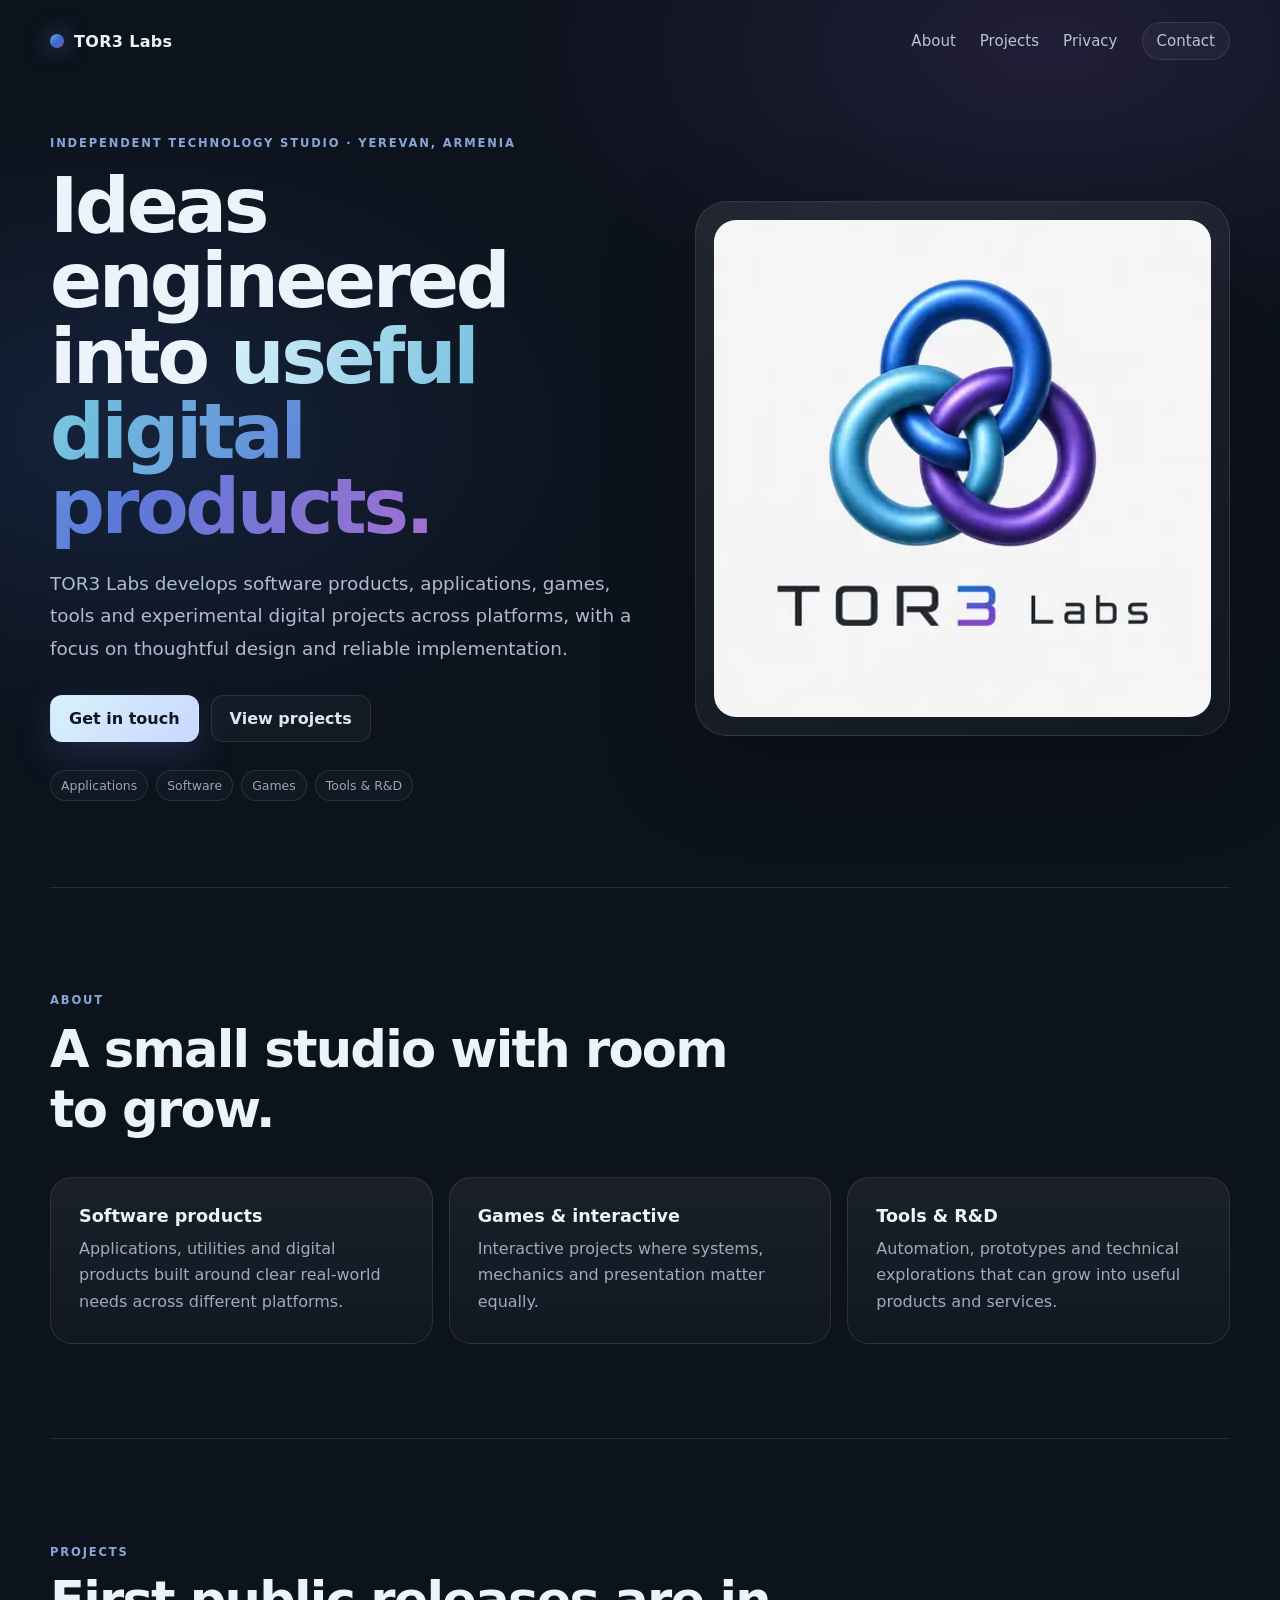
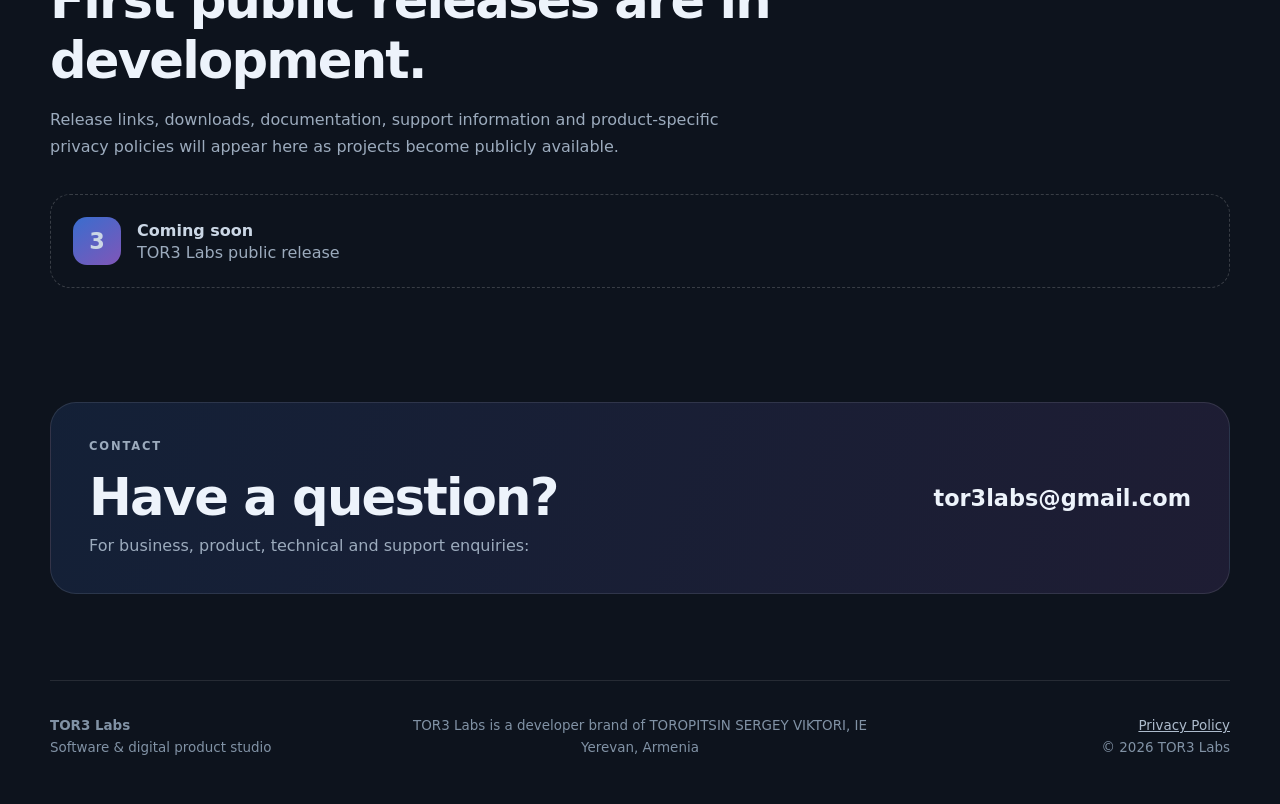
<file: index.html>
<!doctype html>
<html lang="en">
<head>
  <meta charset="utf-8">
  <meta name="viewport" content="width=device-width, initial-scale=1">
  <meta name="description" content="TOR3 Labs — software, games, tools and experimental digital products.">
  <meta name="theme-color" content="#101722">
  <title>TOR3 Labs</title>
  <link rel="icon" href="data:image/svg+xml,%3Csvg%20xmlns%3D%22http%3A%2F%2Fwww.w3.org%2F2000%2Fsvg%22%20viewBox%3D%220%200%20100%20100%22%3E%3Crect%20width%3D%22100%22%20height%3D%22100%22%20rx%3D%2222%22%20fill%3D%22%23111827%22%2F%3E%3Ccircle%20cx%3D%2250%22%20cy%3D%2232%22%20r%3D%2223%22%20fill%3D%22none%22%20stroke%3D%22%232f64c7%22%20stroke-width%3D%2212%22%2F%3E%3Ccircle%20cx%3D%2234%22%20cy%3D%2261%22%20r%3D%2223%22%20fill%3D%22none%22%20stroke%3D%22%2365b7d2%22%20stroke-width%3D%2212%22%2F%3E%3Ccircle%20cx%3D%2266%22%20cy%3D%2261%22%20r%3D%2223%22%20fill%3D%22none%22%20stroke%3D%22%237750ad%22%20stroke-width%3D%2212%22%2F%3E%3C%2Fsvg%3E">
  <link rel="stylesheet" href="styles.css">
</head>
<body>
  <header class="site-header">
    <a class="brand" href="#top" aria-label="TOR3 Labs home">
      <span class="brand-dot"></span><span>TOR3 Labs</span>
    </a>
    <nav aria-label="Main navigation">
      <a href="#about">About</a>
      <a href="#projects">Projects</a>
      <a href="privacy.html">Privacy</a>
      <a class="nav-cta" href="mailto:tor3labs@gmail.com">Contact</a>
    </nav>
  </header>

  <main id="top">
    <section class="hero">
      <div class="hero-copy">
        <div class="eyebrow">Independent technology studio · Yerevan, Armenia</div>
        <h1>Ideas engineered into <span>useful digital products.</span></h1>
        <p class="lead">TOR3 Labs develops software products, applications, games, tools and experimental digital projects across platforms, with a focus on thoughtful design and reliable implementation.</p>
        <div class="actions">
          <a class="button primary" href="mailto:tor3labs@gmail.com">Get in touch</a>
          <a class="button ghost" href="#projects">View projects</a>
        </div>
        <div class="chips" aria-label="TOR3 Labs areas">
          <span>Applications</span><span>Software</span><span>Games</span><span>Tools &amp; R&amp;D</span>
        </div>
      </div>
      <div class="logo-panel">
        <img src="[data-uri]" alt="TOR3 Labs logo: three interlocked blue, cyan and violet rings">
      </div>
    </section>

    <section class="section" id="about">
      <div class="section-heading">
        <p class="kicker">About</p>
        <h2>A small studio with room to grow.</h2>
      </div>
      <div class="cards">
        <article><h3>Software products</h3><p>Applications, utilities and digital products built around clear real-world needs across different platforms.</p></article>
        <article><h3>Games &amp; interactive</h3><p>Interactive projects where systems, mechanics and presentation matter equally.</p></article>
        <article><h3>Tools &amp; R&amp;D</h3><p>Automation, prototypes and technical explorations that can grow into useful products and services.</p></article>
      </div>
    </section>

    <section class="section projects" id="projects">
      <div class="section-heading">
        <p class="kicker">Projects</p>
        <h2>First public releases are in development.</h2>
        <p>Release links, downloads, documentation, support information and product-specific privacy policies will appear here as projects become publicly available.</p>
      </div>
      <div class="project-placeholder">
        <div class="project-icon">3</div>
        <div><strong>Coming soon</strong><span>TOR3 Labs public release</span></div>
      </div>
    </section>

    <section class="contact-card">
      <div>
        <p class="kicker">Contact</p>
        <h2>Have a question?</h2>
        <p>For business, product, technical and support enquiries:</p>
      </div>
      <a href="mailto:tor3labs@gmail.com">tor3labs@gmail.com</a>
    </section>
  </main>

  <footer>
    <div><strong>TOR3 Labs</strong><br>Software &amp; digital product studio</div>
    <div class="legal">TOR3 Labs is a developer brand of TOROPITSIN SERGEY VIKTORI, IE<br>Yerevan, Armenia</div>
    <div><a href="privacy.html">Privacy Policy</a><br>© 2026 TOR3 Labs</div>
  </footer>
</body>
</html>
</file>
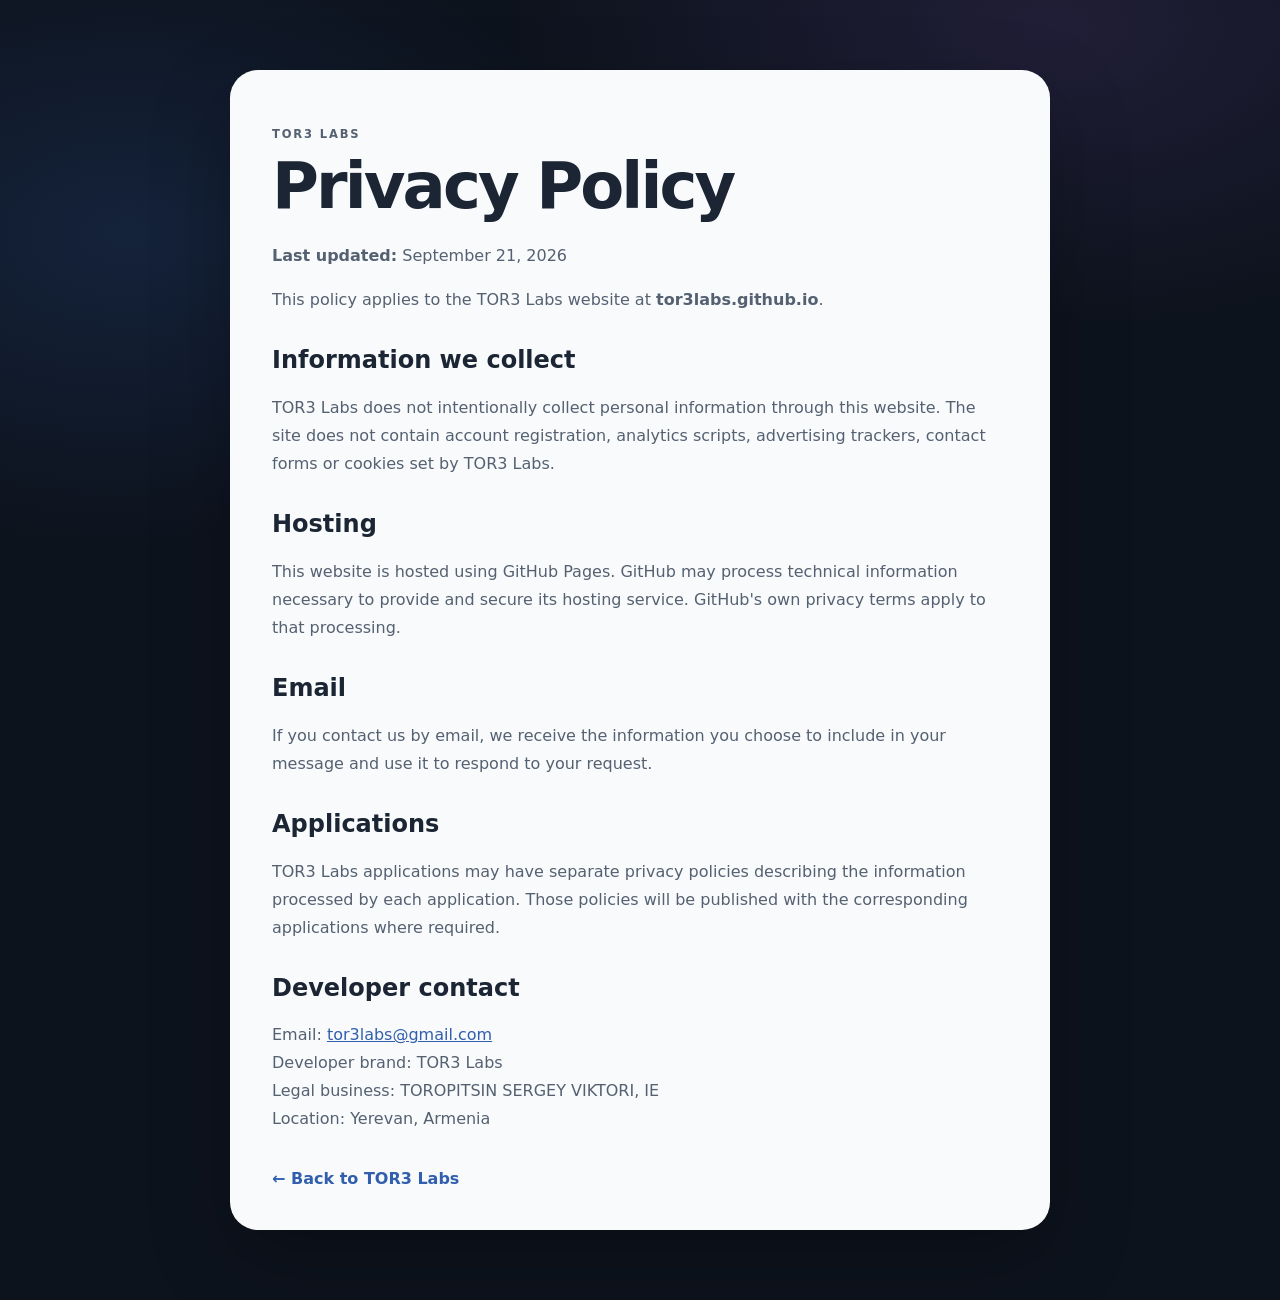
<file: privacy.html>
<!doctype html>
<html lang="en">
<head>
  <meta charset="utf-8"><meta name="viewport" content="width=device-width, initial-scale=1">
  <meta name="description" content="TOR3 Labs website privacy policy."><meta name="theme-color" content="#101722">
  <title>Privacy Policy — TOR3 Labs</title>
  <link rel="icon" href="data:image/svg+xml,%3Csvg%20xmlns%3D%22http%3A%2F%2Fwww.w3.org%2F2000%2Fsvg%22%20viewBox%3D%220%200%20100%20100%22%3E%3Crect%20width%3D%22100%22%20height%3D%22100%22%20rx%3D%2222%22%20fill%3D%22%23111827%22%2F%3E%3Ccircle%20cx%3D%2250%22%20cy%3D%2232%22%20r%3D%2223%22%20fill%3D%22none%22%20stroke%3D%22%232f64c7%22%20stroke-width%3D%2212%22%2F%3E%3Ccircle%20cx%3D%2234%22%20cy%3D%2261%22%20r%3D%2223%22%20fill%3D%22none%22%20stroke%3D%22%2365b7d2%22%20stroke-width%3D%2212%22%2F%3E%3Ccircle%20cx%3D%2266%22%20cy%3D%2261%22%20r%3D%2223%22%20fill%3D%22none%22%20stroke%3D%22%237750ad%22%20stroke-width%3D%2212%22%2F%3E%3C%2Fsvg%3E"><link rel="stylesheet" href="styles.css">
</head>
<body>
  <main class="privacy-page">
    <p class="kicker">TOR3 Labs</p>
    <h1>Privacy Policy</h1>
    <p><strong>Last updated:</strong> September 21, 2026</p>
    <p>This policy applies to the TOR3 Labs website at <strong>tor3labs.github.io</strong>.</p>
    <h2>Information we collect</h2>
    <p>TOR3 Labs does not intentionally collect personal information through this website. The site does not contain account registration, analytics scripts, advertising trackers, contact forms or cookies set by TOR3 Labs.</p>
    <h2>Hosting</h2>
    <p>This website is hosted using GitHub Pages. GitHub may process technical information necessary to provide and secure its hosting service. GitHub's own privacy terms apply to that processing.</p>
    <h2>Email</h2>
    <p>If you contact us by email, we receive the information you choose to include in your message and use it to respond to your request.</p>
    <h2>Applications</h2>
    <p>TOR3 Labs applications may have separate privacy policies describing the information processed by each application. Those policies will be published with the corresponding applications where required.</p>
    <h2>Developer contact</h2>
    <p>Email: <a href="mailto:tor3labs@gmail.com">tor3labs@gmail.com</a><br>Developer brand: TOR3 Labs<br>Legal business: TOROPITSIN SERGEY VIKTORI, IE<br>Location: Yerevan, Armenia</p>
    <a class="back" href="index.html">← Back to TOR3 Labs</a>
  </main>
</body>
</html>
</file>
<file: styles.css>
:root{
  --bg:#0d131d;--bg2:#121a27;--card:#151f2d;--surface:#f7f9fc;--text:#edf3fb;--muted:#9cabbd;
  --ink:#152031;--cyan:#65b7d2;--blue:#396dce;--violet:#8056b8;--line:rgba(255,255,255,.10);
}
*{box-sizing:border-box}
html{scroll-behavior:smooth}
body{margin:0;background:
  radial-gradient(900px 500px at 82% 2%,rgba(128,86,184,.17),transparent 60%),
  radial-gradient(800px 500px at 10% 18%,rgba(57,109,206,.17),transparent 62%),var(--bg);
  color:var(--text);font-family:Inter,ui-sans-serif,system-ui,-apple-system,BlinkMacSystemFont,"Segoe UI",sans-serif}
a{color:inherit}
.site-header{width:min(1180px,calc(100% - 40px));margin:0 auto;min-height:82px;display:flex;align-items:center;justify-content:space-between;gap:24px}
.brand{display:flex;align-items:center;gap:10px;font-weight:750;text-decoration:none;letter-spacing:.02em}
.brand-dot{width:14px;height:14px;border-radius:50%;background:linear-gradient(135deg,var(--cyan),var(--blue) 50%,var(--violet));box-shadow:0 0 22px rgba(101,183,210,.55)}
nav{display:flex;gap:24px;align-items:center}
nav a{text-decoration:none;color:#b7c3d2;font-size:.94rem}
nav a:hover{color:white}
.nav-cta{padding:9px 14px;border:1px solid var(--line);border-radius:999px;background:rgba(255,255,255,.04)}
main{width:min(1180px,calc(100% - 40px));margin:0 auto}
.hero{min-height:620px;display:grid;grid-template-columns:1.05fr .95fr;gap:54px;align-items:center;padding:54px 0 86px}
.hero-copy{max-width:650px}
.eyebrow,.kicker{text-transform:uppercase;letter-spacing:.16em;font-size:.72rem;font-weight:800;color:#86a6d8}
h1{font-size:clamp(3rem,6vw,5.9rem);line-height:.98;letter-spacing:-.045em;margin:18px 0 24px}
h1 span{background:linear-gradient(110deg,#d9f2fb 0%,#72bedd 32%,#5b79d9 64%,#a070d0 100%);-webkit-background-clip:text;background-clip:text;color:transparent}
.lead{font-size:1.15rem;line-height:1.75;color:#aebccd;max-width:650px}
.actions{display:flex;gap:12px;flex-wrap:wrap;margin-top:30px}
.button{padding:13px 18px;border-radius:12px;text-decoration:none;font-weight:750;border:1px solid transparent}
.primary{background:linear-gradient(135deg,#d8f1fb,#c8d8ff);color:#101722;box-shadow:0 12px 36px rgba(94,123,220,.22)}
.ghost{border-color:var(--line);background:rgba(255,255,255,.03);color:#dce6f2}
.chips{display:flex;gap:8px;flex-wrap:wrap;margin-top:28px}
.chips span{font-size:.78rem;color:#95a7ba;border:1px solid var(--line);padding:7px 10px;border-radius:999px;background:rgba(255,255,255,.025)}
.logo-panel{position:relative;border:1px solid var(--line);border-radius:32px;padding:18px;background:linear-gradient(145deg,rgba(255,255,255,.08),rgba(255,255,255,.025));box-shadow:0 30px 90px rgba(0,0,0,.26)}
.logo-panel:before{content:"";position:absolute;inset:12% 20%;background:radial-gradient(circle,rgba(74,128,229,.24),rgba(126,82,184,.12) 45%,transparent 72%);filter:blur(30px)}
.logo-panel img{position:relative;display:block;width:100%;border-radius:22px}
.section{padding:94px 0;border-top:1px solid var(--line)}
.section-heading{max-width:720px}
.section-heading h2,.contact-card h2{font-size:clamp(2rem,4vw,3.4rem);letter-spacing:-.035em;margin:10px 0 16px}
.section-heading p:not(.kicker),.contact-card p{color:var(--muted);line-height:1.7}
.cards{display:grid;grid-template-columns:repeat(3,1fr);gap:16px;margin-top:38px}
.cards article{padding:28px;border-radius:22px;background:linear-gradient(180deg,rgba(255,255,255,.055),rgba(255,255,255,.025));border:1px solid var(--line)}
.cards h3{margin:0 0 10px;font-size:1.1rem}.cards p{margin:0;color:var(--muted);line-height:1.65}
.project-placeholder{margin-top:34px;display:flex;align-items:center;gap:16px;border:1px dashed rgba(255,255,255,.18);border-radius:20px;padding:22px;color:#cbd7e5}
.project-icon{width:48px;height:48px;border-radius:14px;display:grid;place-items:center;font-weight:900;font-size:1.4rem;background:linear-gradient(145deg,var(--blue),var(--violet))}
.project-placeholder span{display:block;color:var(--muted);margin-top:3px}
.contact-card{margin:20px 0 86px;padding:34px 38px;border-radius:26px;background:linear-gradient(110deg,rgba(57,109,206,.15),rgba(128,86,184,.15));border:1px solid var(--line);display:flex;align-items:center;justify-content:space-between;gap:28px}
.contact-card h2{margin-bottom:5px}.contact-card p{margin:0}.contact-card>a{font-size:clamp(1.05rem,2.2vw,1.4rem);font-weight:800;text-decoration:none}
footer{width:min(1180px,calc(100% - 40px));margin:0 auto;padding:34px 0 46px;border-top:1px solid var(--line);display:grid;grid-template-columns:1fr 1.4fr 1fr;gap:24px;color:#8192a5;font-size:.84rem;line-height:1.6}
footer>div:nth-child(2){text-align:center}footer>div:last-child{text-align:right}footer a{color:#aebccd}
.privacy-page{width:min(820px,calc(100% - 40px));margin:70px auto;padding:42px;border-radius:28px;background:#f8fafc;color:#1b2533;box-shadow:0 30px 80px rgba(0,0,0,.25)}
.privacy-page h1{font-size:clamp(2.2rem,6vw,4rem);margin-top:0}.privacy-page h2{margin-top:32px}.privacy-page p{line-height:1.75;color:#556171}.privacy-page a{color:#315fae}.back{display:inline-block;margin-top:20px;font-weight:700;text-decoration:none}
@media(max-width:820px){nav a:not(.nav-cta){display:none}.hero{grid-template-columns:1fr;padding-top:34px}.hero-copy{text-align:center;margin:auto}.lead{margin-left:auto;margin-right:auto}.actions,.chips{justify-content:center}.logo-panel{max-width:600px;margin:auto}.cards{grid-template-columns:1fr}.contact-card{flex-direction:column;align-items:flex-start}footer{grid-template-columns:1fr;text-align:left}footer>div:nth-child(2),footer>div:last-child{text-align:left}}
@media(max-width:520px){.site-header,main,footer{width:min(100% - 24px,1180px)}.hero{gap:30px}.logo-panel{padding:10px;border-radius:22px}.contact-card{padding:26px}.privacy-page{margin:24px auto;padding:26px}}
</file>
